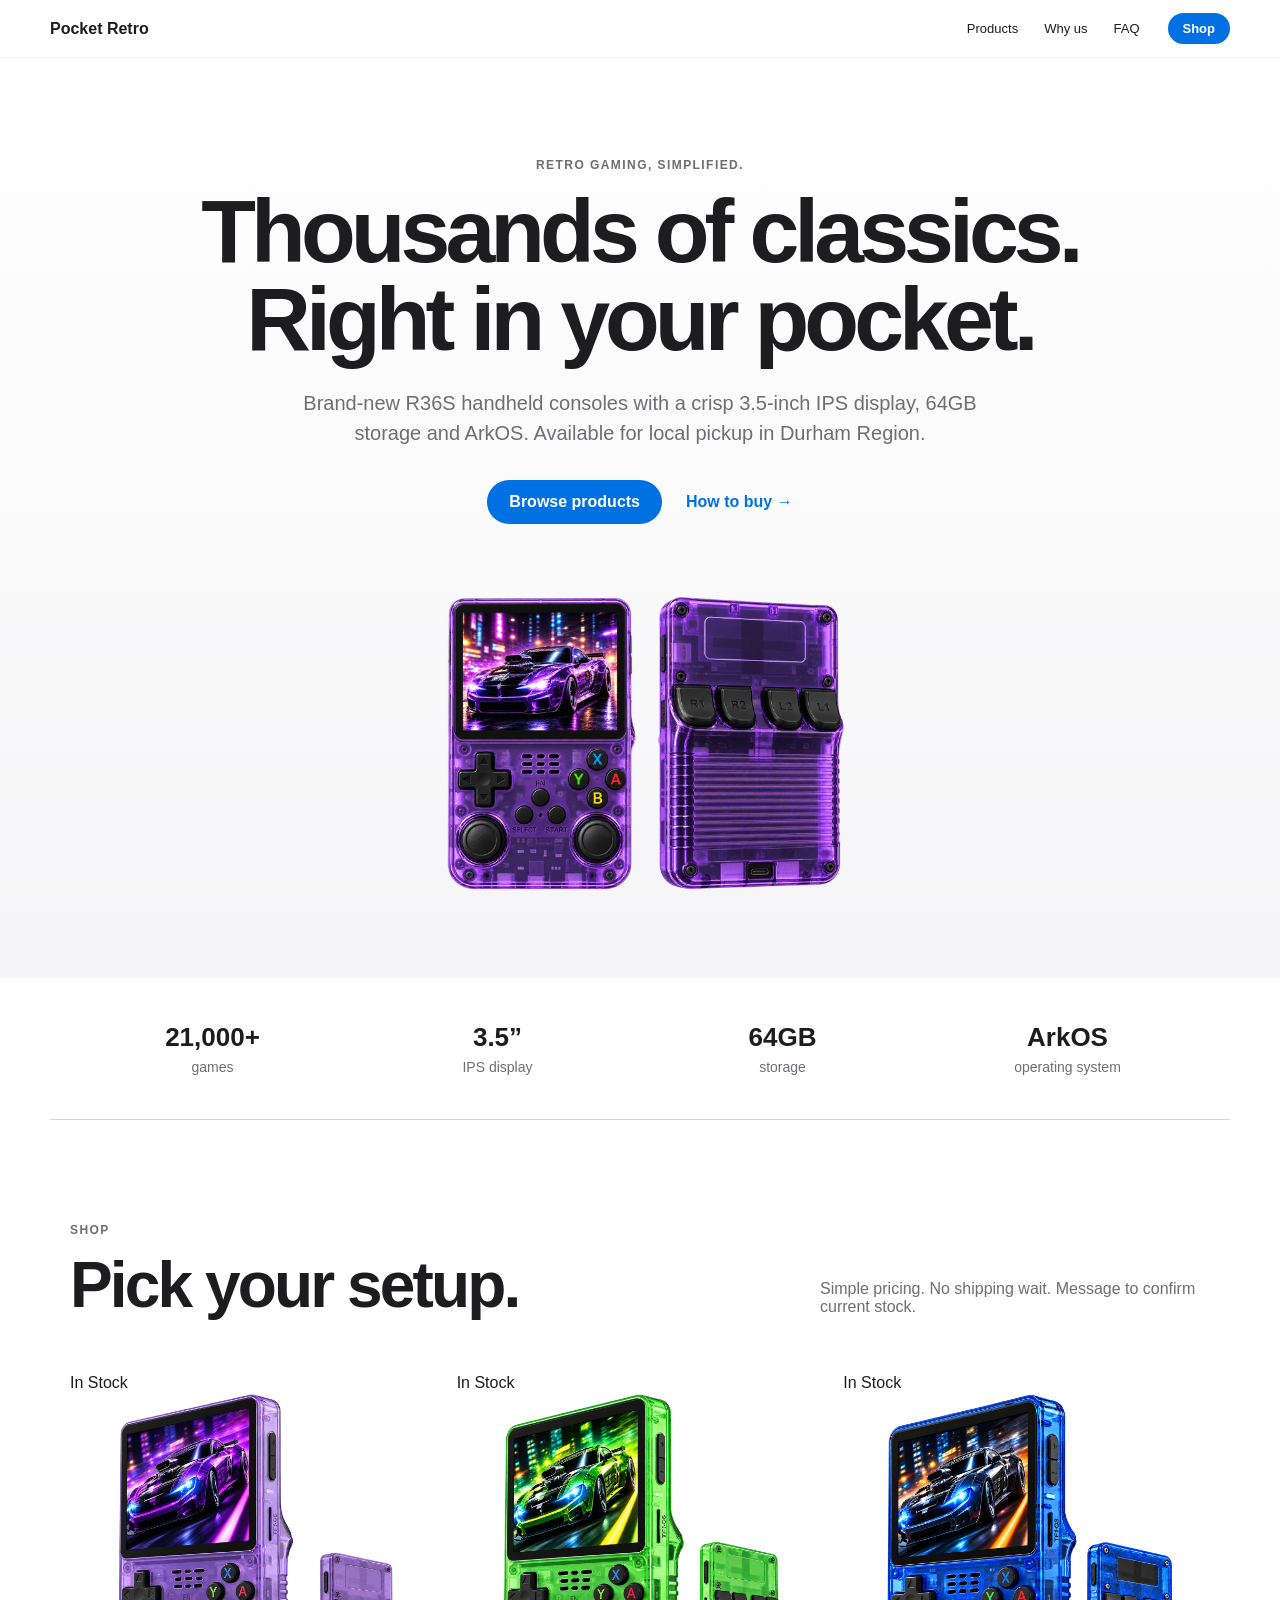
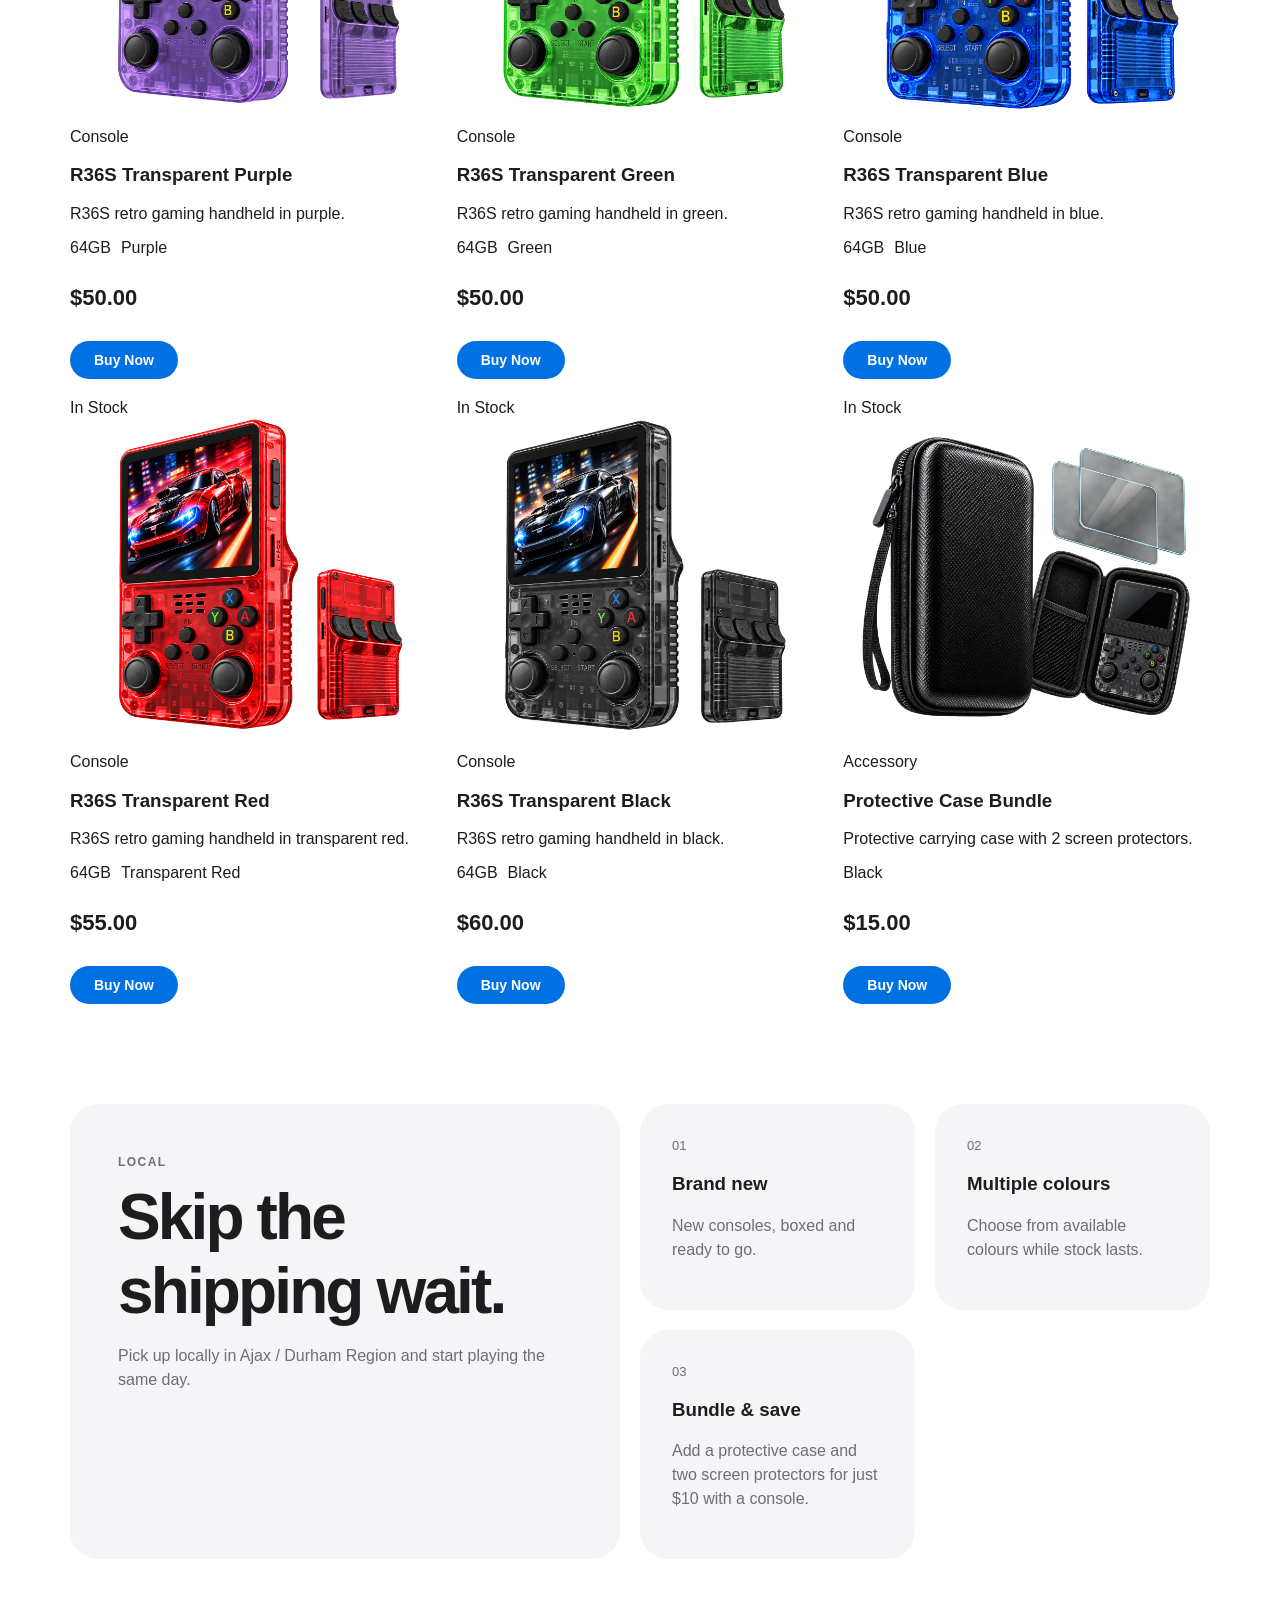
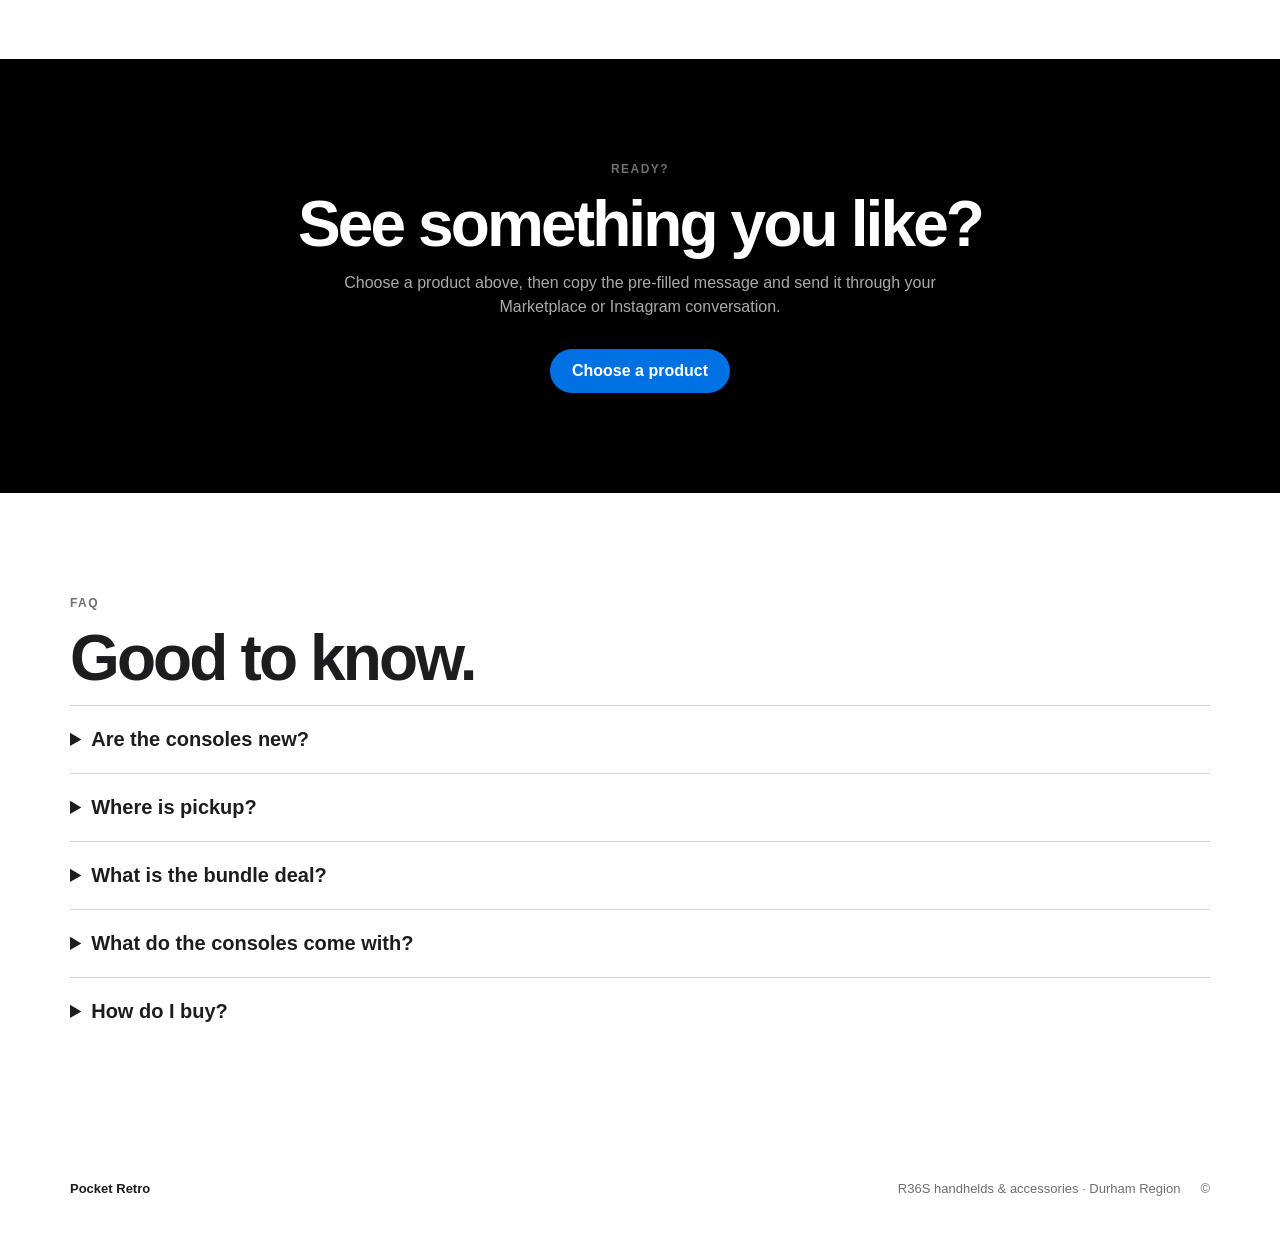
<file: index.html>
<!DOCTYPE html>
<html lang="en">
 <head>
  <meta charset="utf-8">
  <meta content="width=device-width,initial-scale=1" name="viewport">
  <title>
   R36S Retro Handhelds | Durham Region
  </title>
  <meta content="Brand-new R36S retro handheld gaming consoles and protective accessories. Local pickup in Durham Region." name="description">
  <link href="styles.css" rel="stylesheet">
 </head>
 <body>
  <header>
   <a class="brand" href="#">
    Pocket Retro
   </a>
   <nav>
    <a href="#products">
     Products
    </a>
    <a href="#why">
     Why us
    </a>
    <a href="#faq">
     FAQ
    </a>
   </nav>
   <a class="pill small" href="#products">
    Shop
   </a>
  </header>
  <main>
   <section class="hero">
    <div class="eyebrow">
     RETRO GAMING, SIMPLIFIED.
    </div>
    <h1>
     Thousands of classics.
     <br>
     Right in your pocket.
    </h1>
    <p>
     Brand-new R36S handheld consoles with a crisp 3.5-inch IPS display, 64GB storage and ArkOS. Available for local pickup in Durham Region.
    </p>
    <div class="actions">
     <a class="pill" href="#products">
      Browse products
     </a>
     <a class="secondary" href="#contact">
      How to buy &rarr;
     </a>
    </div>
    <div class="hero-product">
     <img
             src="images/r36s-hero-image.png"
             alt="R36S Retro Gaming Console front and back"
             class="hero-product-image"
     >
    </div>
   </section>
   <section class="strip">
    <div>
     <strong>
      21,000+
     </strong>
     <span>
      games
     </span>
    </div>
    <div>
     <strong>
      3.5&rdquo;
     </strong>
     <span>
      IPS display
     </span>
    </div>
    <div>
     <strong>
      64GB
     </strong>
     <span>
      storage
     </span>
    </div>
    <div>
     <strong>
      ArkOS
     </strong>
     <span>
      operating system
     </span>
    </div>
   </section>
   <section class="section" id="products">
    <div class="section-head">
     <div>
      <span class="eyebrow">
       SHOP
      </span>
      <h2>
       Pick your setup.
      </h2>
     </div>
     <p>
      Simple pricing. No shipping wait. Message to confirm current stock.
     </p>
    </div>
    <div class="grid" id="productGrid">
    </div>
   </section>
   <section class="feature-section" id="why">
    <div class="feature big">
     <span class="eyebrow">
      LOCAL
     </span>
     <h2>
      Skip the shipping wait.
     </h2>
     <p>
      Pick up locally in Ajax / Durham Region and start playing the same day.
     </p>
    </div>
    <div class="feature">
     <span>
      01
     </span>
     <h3>
      Brand new
     </h3>
     <p>
      New consoles, boxed and ready to go.
     </p>
    </div>
    <div class="feature">
     <span>
      02
     </span>
     <h3>
      Multiple colours
     </h3>
     <p>
      Choose from available colours while stock lasts.
     </p>
    </div>
    <div class="feature">
     <span>
      03
     </span>
     <h3>
      Bundle & save
     </h3>
     <p>
      Add a protective case and two screen protectors for just $10 with a console.
     </p>
    </div>
   </section>
   <section class="cta" id="contact">
    <span class="eyebrow">
     READY?
    </span>
    <h2>
     See something you like?
    </h2>
    <p>
     Choose a product above, then copy the pre-filled message and send it through your Marketplace or Instagram conversation.
    </p>
    <a class="pill" href="#products">
     Choose a product
    </a>
   </section>
   <section class="section faq" id="faq">
    <span class="eyebrow">
     FAQ
    </span>
    <h2>
     Good to know.
    </h2>
    <details>
     <summary>
      Are the consoles new?
     </summary>
     <p>
      Yes. The listed R36S consoles are all brand new in box, unless stated otherwise.
     </p>
    </details>
    <details>
     <summary>
      Where is pickup?
     </summary>
     <p>
      Local pickup is available in Ajax / Durham Region. Exact meetup details can be arranged when you message.
     </p>
    </details>
    <details>
     <summary>
      What is the bundle deal?
     </summary>
     <p>
      Add one protective carrying case and two screen protectors to any console for $10.00
      <br>The accessory pack is typically <b>$15.00 when purchased separately.</b></br>
     </p>
    </details>
    <details>
     <summary>
      What do the consoles come with?
     </summary>
     <p>
      Every console will come brand new with its original box, including a screen protector, charging cable and instruction manual.
     </p>
    </details>

    <details>
     <summary>
      How do I buy?
     </summary>
     <p>
      Simply pick which item you would like and message me on my Marketplace or Instagram listing. Instagram: @Seraphic_Collectables
     </p>
    </details>
   </section>
  </main>
  <footer>
   <strong>
    Pocket Retro
   </strong>
   <span>
    R36S handhelds & accessories &middot; Durham Region
   </span>
   <span>
    &copy;
    <span id="year">
    </span>
   </span>
  </footer>
  <div aria-hidden="true" class="modal" id="modal">
   <div class="modal-card">
    <button class="close" id="closeModal">
     &times;
    </button>
    <span class="eyebrow">
     MESSAGE TO BUY
    </span>
    <h2 id="modalTitle">
    </h2>
    <p>
     Copy this message and send it to the seller:
    </p>
    <textarea id="message" readonly></textarea>
    <button class="pill" id="copyBtn">
     Copy message
    </button>
    <span class="copied" id="copied">
    </span>
   </div>
  </div>
  <script src="app.js">
  </script>
 </body>
</html>
</file>
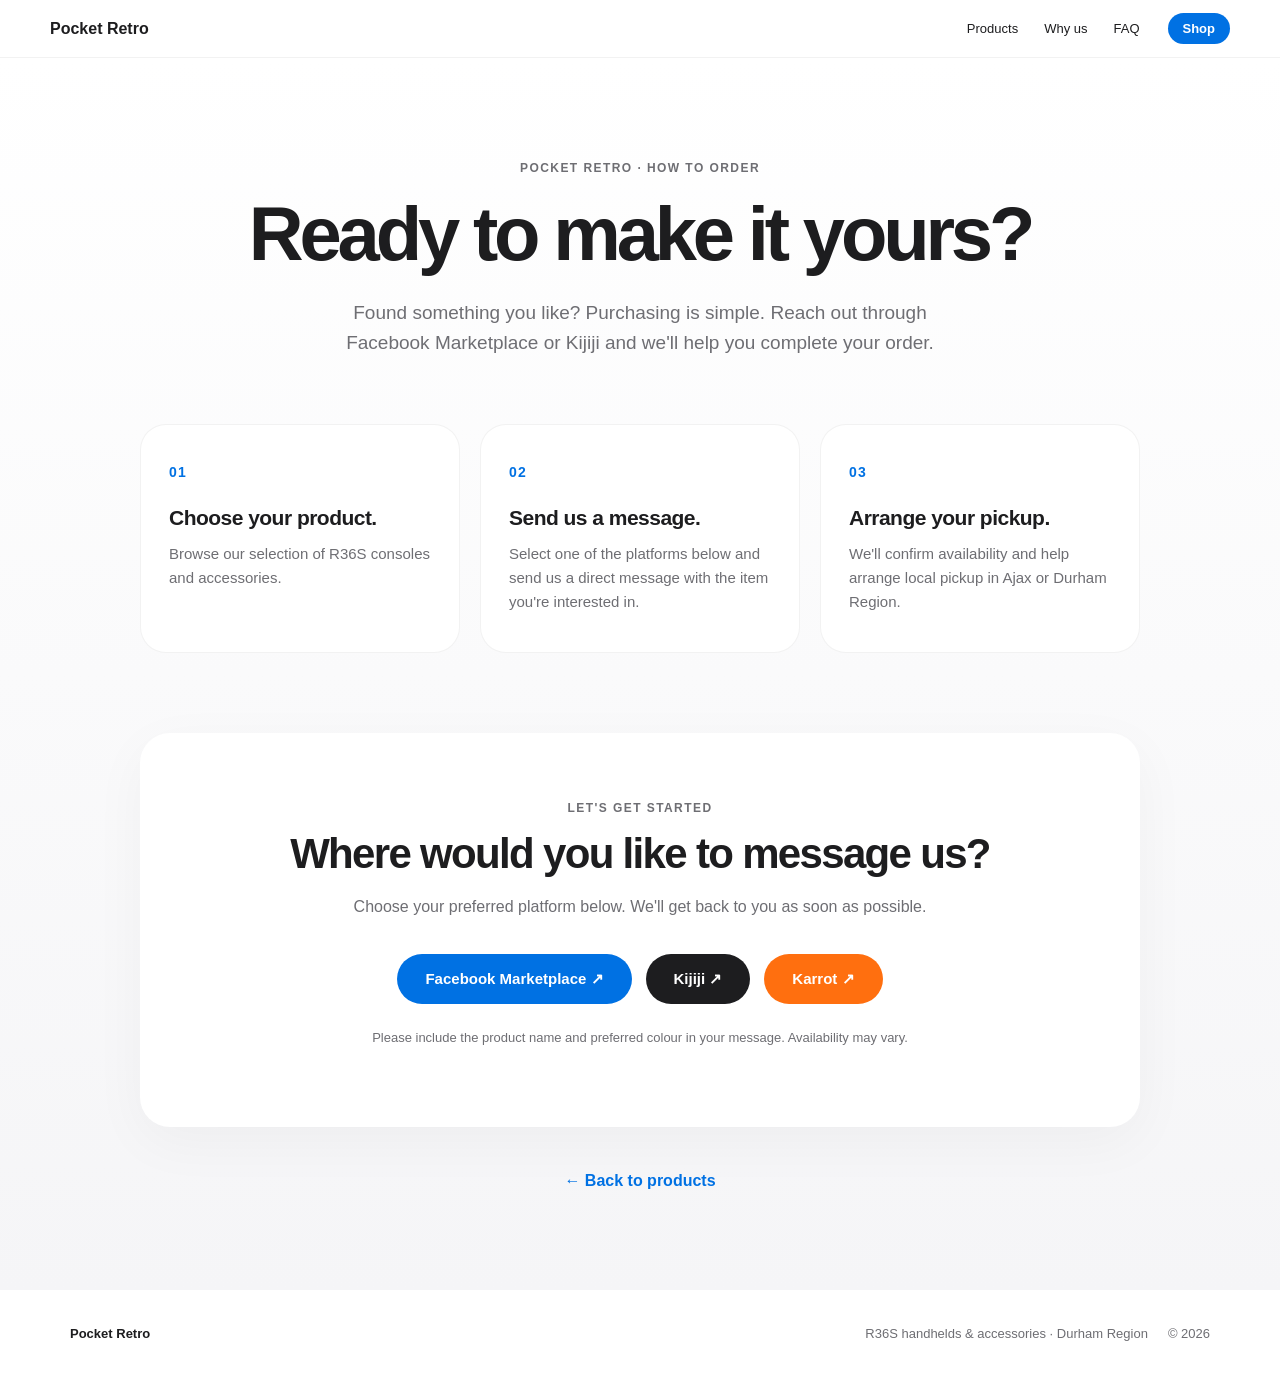
<file: buy.html>
<!DOCTYPE html>
<html lang="en">
<head>
    <meta charset="UTF-8">
    <meta name="viewport" content="width=device-width, initial-scale=1.0">
    <title>How to Buy | Pocket Retro</title>
    <meta name="description" content="Purchase R36S retro handheld consoles through Pocket Retro's Facebook Marketplace or Kijiji listings. Local pickup in Durham Region.">
    <link rel="stylesheet" href="styles.css">
</head>

<body>
<header>
    <a href="index.html" class="brand">Pocket Retro</a>
    <nav>
        <a href="index.html#products">Products</a>
        <a href="index.html#why">Why us</a>
        <a href="index.html#faq">FAQ</a>
    </nav>
    <a href="index.html#products" class="pill small">Shop</a>
</header>

<main class="buy-page">
    <div class="buy-container">

        <span class="eyebrow">POCKET RETRO · HOW TO ORDER</span>

        <h1>Ready to make it yours?</h1>

        <p class="buy-intro">
            Found something you like? Purchasing is simple.
            Reach out through Facebook Marketplace or Kijiji
            and we'll help you complete your order.
        </p>

        <div class="buy-steps">
            <div class="buy-step">
                <span class="step-number">01</span>
                <h3>Choose your product.</h3>
                <p>
                    Browse our selection of R36S consoles
                    and accessories.
                </p>
            </div>

            <div class="buy-step">
                <span class="step-number">02</span>
                <h3>Send us a message.</h3>
                <p>
                    Select one of the platforms below and
                    send us a direct message with the item
                    you're interested in.
                </p>
            </div>

            <div class="buy-step">
                <span class="step-number">03</span>
                <h3>Arrange your pickup.</h3>
                <p>
                    We'll confirm availability and help
                    arrange local pickup in Ajax or
                    Durham Region.
                </p>
            </div>
        </div>

        <div class="buy-contact">
            <span class="eyebrow">LET'S GET STARTED</span>
            <h2>Where would you like to message us?</h2>

            <p>
                Choose your preferred platform below.
                We'll get back to you as soon as possible.
            </p>

            <div class="buy-buttons">
                <a
                        href="https://www.facebook.com/marketplace/profile/100009497379862/"
                        target="_blank"
                        rel="noopener noreferrer"
                        class="buy-link facebook-link"
                >
                    Facebook Marketplace ↗
                </a>

                <a
                        href="https://www.kijiji.ca/o-profile/1006092071/listings/1"
                        target="_blank"
                        rel="noopener noreferrer"
                        class="buy-link kijiji-link"
                >
                    Kijiji ↗
                </a>

                <a
                        href="https://karrotmarket.com/ca/users/8f3rs5w6wmoh/"
                        target="_blank"
                        rel="noopener noreferrer"
                        class="buy-link karrot-link"
                >
                    Karrot ↗
                </a>
            </div>

            <p class="buy-note">
                Please include the product name and preferred
                colour in your message. Availability may vary.
            </p>
        </div>

        <a href="index.html#products" class="back-link">
            ← Back to products
        </a>

    </div>
</main>

<footer>
    <strong>Pocket Retro</strong>
    <span>R36S handhelds &amp; accessories · Durham Region</span>
    <span>&copy; <span id="year"></span></span>
</footer>

<script>
        document.getElementById("year").textContent =
            new Date().getFullYear();
    </script>
</body>
</html>
</file>
<file: styles.css>
:root {
    --bg: #fff;
    --soft: #f5f5f7;
    --text: #1d1d1f;
    --muted: #6e6e73;
    --blue: #0071e3;
    --line: #d2d2d7
}

* {
    box-sizing: border-box
}

html {
    scroll-behavior: smooth
}

body {
    margin: 0;
    font-family: -apple-system, BlinkMacSystemFont, "SF Pro Display", "Segoe UI", sans-serif;
    color: var(--text);
    background: var(--bg)
}

header {
    height: 58px;
    display: flex;
    align-items: center;
    gap: 28px;
    padding: 0 max(24px, calc((100vw - 1180px)/2));
    position: sticky;
    top: 0;
    background: rgba(255, 255, 255, 0.82);
    backdrop-filter: blur(20px);
    z-index: 10;
    border-bottom: 1px solid rgba(0, 0, 0, 0.05)
}

.brand {
    font-weight: 700;
    margin-right: auto
}

a {
    color: inherit;
    text-decoration: none
}

nav {
    display: flex;
    gap: 26px;
    font-size: 13px
}

.pill {
    display: inline-flex;
    background: var(--blue);
    color: #fff;
    border: 0;
    border-radius: 999px;
    padding: 13px 22px;
    font-weight: 600;
    cursor: pointer
}

.small {
    padding: 8px 15px;
    font-size: 13px
}

.hero {
    text-align: center;
    padding: 100px 20px 70px;
    background: linear-gradient(180deg, #ffffff 0%, #f5f5f7 100%);
    overflow: hidden;
}

.hero-product {
    display: flex;
    justify-content: center;
    align-items: center;
    width: 100%;
    margin-top: 45px;
}

.hero-product-image {
    width: 100%;
    max-width: 480px;
    height: auto;
    display: block;
    object-fit: contain;
}

@media (max-width: 600px) {
    .hero-product {
        margin-top: 32px;
    }

    .hero-product-image {
        max-width: 340px;
    }
}

.eyebrow {
    font-size: 12px;
    font-weight: 700;
    letter-spacing: 0.12em;
    color: #6e6e73
}

.hero h1 {
    font-size: clamp(48px, 7vw, 92px);
    line-height: 0.98;
    letter-spacing: -.055em;
    margin: 16px auto 24px;
    max-width: 1000px
}

.hero>p {
    font-size: 20px;
    line-height: 1.5;
    color: var(--muted);
    max-width: 720px;
    margin: 0 auto
}

.actions {
    display: flex;
    justify-content: center;
    gap: 24px;
    align-items: center;
    margin: 32px 0 64px
}

.secondary {
    color: var(--blue);
    font-weight: 600
}



.strip {
    max-width: 1180px;
    margin: 0 auto;
    padding: 44px 20px;
    display: grid;
    grid-template-columns: repeat(4, 1fr);
    text-align: center;
    border-bottom: 1px solid var(--line)
}

.strip div {
    display: flex;
    flex-direction: column;
    gap: 6px
}

.strip strong {
    font-size: 26px
}

.strip span {
    color: var(--muted);
    font-size: 14px
}

.section {
    max-width: 1180px;
    margin: auto;
    padding: 100px 20px
}

.section-head {
    display: flex;
    justify-content: space-between;
    align-items: end;
    gap: 30px;
    margin-bottom: 42px
}

.section h2,.feature-section h2,.cta h2 {
    font-size: clamp(38px, 5vw, 64px);
    letter-spacing: -.045em;
    margin: 10px 0
}

.section-head p {
    color: var(--muted);
    max-width: 390px
}

.grid {
    display: grid;
    grid-template-columns: repeat(3, 1fr);
    gap: 20px
}

.product {
    background: var(--soft);
    border-radius: 28px;
    padding: 30px;
    min-height: 370px;
    display: flex;
    flex-direction: column;
    transition: 0.25s
}

.product:hover {
    transform: translateY(-4px)
}

.swatch {
    width: 100%;
    height: 155px;
    border-radius: 22px;
    margin-bottom: 28px;
    box-shadow: inset 0 0 0 1px rgba(0, 0, 0, 0.06)
}

.product h3 {
    font-size: 24px;
    margin: 0 0 8px
}

.product p {
    color: var(--muted);
    margin: 0 0 22px;
    line-height: 1.45
}

.price {
    font-size: 21px;
    font-weight: 700;
    margin-top: auto;
    padding-top: 28px;
    margin-bottom: 16px;
}

.product button {
    width: max-content
}

.product-meta {
    display: flex;
    gap: 10px;
    margin-bottom: 28px;
}

.product-footer {
    margin-top: 0;
}

.product-price {
    font-size: 21px;
    font-weight: 700;
}

.feature-section {
    max-width: 1180px;
    margin: auto;
    padding: 0 20px 100px;
    display: grid;
    grid-template-columns: 2fr 1fr 1fr;
    gap: 20px
}

.feature {
    background: var(--soft);
    border-radius: 28px;
    padding: 32px
}

.feature.big {
    grid-row: span 2;
    padding: 48px
}

.feature p {
    color: var(--muted);
    line-height: 1.5
}

.feature>span:not(.eyebrow) {
    color: var(--muted);
    font-size: 13px
}

.cta {
    text-align: center;
    background: #000;
    color: #fff;
    padding: 100px 20px
}

.cta p {
    color: #aaa;
    max-width: 650px;
    margin: 0 auto 30px;
    line-height: 1.5
}

.faq details {
    border-top: 1px solid var(--line);
    padding: 22px 0
}

.faq summary {
    font-size: 20px;
    font-weight: 600;
    cursor: pointer
}

.faq details p {
    color: var(--muted);
    line-height: 1.6
}

footer {
    max-width: 1180px;
    margin: auto;
    padding: 36px 20px 50px;
    display: flex;
    gap: 20px;
    color: var(--muted);
    font-size: 13px
}

footer strong {
    color: var(--text);
    margin-right: auto
}

.modal {
    display: none;
    position: fixed;
    inset: 0;
    background: rgba(0, 0, 0, 0.45);
    z-index: 30;
    padding: 20px;
    align-items: center;
    justify-content: center
}

.modal.open {
    display: flex
}

.modal-card {
    background: #fff;
    width: min(560px, 100%);
    padding: 36px;
    border-radius: 28px;
    position: relative
}

.close {
    position: absolute;
    right: 20px;
    top: 16px;
    border: 0;
    background: none;
    font-size: 30px;
    cursor: pointer
}

.modal textarea {
    width: 100%;
    height: 130px;
    border: 1px solid var(--line);
    border-radius: 14px;
    padding: 14px;
    font: inherit;
    margin: 10px 0 18px;
    resize: none
}

.copied {
    margin-left: 12px;
    color: var(--muted);
    font-size: 14px
}

@media(max-width:800px) {
    nav {
        display: none
    }
    .hero {
        padding-top: 70px
    }
    .hero>p {
        font-size: 17px
    }
    .strip {
        grid-template-columns: repeat(2, 1fr);
        gap: 30px
    }
    .section-head {
        display: block
    }
    .grid {
        grid-template-columns: 1fr
    }
    .feature-section {
        grid-template-columns: 1fr
    }
    .feature.big {
        grid-row: auto
    }
    .actions {
        flex-direction: column;
        gap: 16px
    }
    footer {
        flex-direction: column
    }
    .brand {
        margin-right: auto
    }
}

.product-image {
    width: 100%;
    height: 320px;
    object-fit: contain;
    display: block;
}


/* ==========================================
   HOW TO BUY PAGE
========================================== */

.buy-page {
    min-height: 85vh;
    background: linear-gradient(
        180deg,
        #ffffff 0%,
        #f5f5f7 100%
    );
    padding: 100px 20px;
}

.buy-container {
    max-width: 1000px;
    margin: 0 auto;
    text-align: center;
}

.buy-container h1 {
    font-size: clamp(42px, 6vw, 76px);
    letter-spacing: -0.055em;
    line-height: 1.05;
    margin: 18px 0 24px;
}

.buy-intro {
    font-size: 19px;
    color: var(--muted);
    line-height: 1.6;
    max-width: 650px;
    margin: 0 auto 65px;
}

.buy-steps {
    display: grid;
    grid-template-columns: repeat(3, 1fr);
    gap: 20px;
    margin-bottom: 80px;
}

.buy-step {
    background: #fff;
    border: 1px solid rgba(0,0,0,0.05);
    border-radius: 26px;
    padding: 38px 28px;
    text-align: left;
}

.step-number {
    color: var(--blue);
    font-size: 14px;
    font-weight: 700;
    letter-spacing: 0.08em;
}

.buy-step h3 {
    font-size: 21px;
    letter-spacing: -0.025em;
    margin: 25px 0 12px;
}

.buy-step p {
    color: var(--muted);
    font-size: 15px;
    line-height: 1.6;
    margin: 0;
}

.buy-contact {
    background: #fff;
    border-radius: 30px;
    padding: 65px 30px;
    box-shadow: 0 15px 55px rgba(0,0,0,0.04);
}

.buy-contact h2 {
    font-size: clamp(28px, 4vw, 42px);
    letter-spacing: -0.04em;
    margin: 14px 0;
}

.buy-contact > p {
    color: var(--muted);
    line-height: 1.6;
}

.buy-buttons {
    display: flex;
    justify-content: center;
    flex-wrap: wrap;
    gap: 14px;
    margin: 35px 0 20px;
}

.buy-link {
    display: inline-flex;
    align-items: center;
    justify-content: center;
    border-radius: 999px;
    padding: 16px 28px;
    font-weight: 600;
    font-size: 15px;
    transition: transform 0.2s, opacity 0.2s;
}

.buy-link:hover {
    transform: translateY(-3px);
    opacity: 0.9;
}

.facebook-link {
    background: var(--blue);
    color: #fff;
}

.kijiji-link {
    background: #1d1d1f;
    color: #fff;
}

.buy-note {
    font-size: 13px;
    margin-top: 24px;
}

.back-link {
    display: inline-block;
    margin-top: 45px;
    color: var(--blue);
    font-weight: 600;
}

/* Mobile */
@media (max-width: 700px) {
    .buy-page {
        padding: 70px 20px;
    }

    .buy-steps {
        grid-template-columns: 1fr;
        gap: 14px;
        margin-bottom: 45px;
    }

    .buy-step {
        padding: 28px;
    }

    .buy-contact {
        padding: 45px 22px;
    }

    .buy-buttons {
        flex-direction: column;
    }

    .buy-link {
        width: 100%;
    }
}

.buy-now-btn {
    margin-top: 18px;
    width: fit-content;
    font-size: 14px;
    padding: 11px 22px;
}

.product-footer {
    display: flex;
    flex-direction: column;
    align-items: flex-start;
    gap: 12px;
}

.product-price {
    font-size: 22px;
    font-weight: 700;
}

.buy-now-btn {
    display: inline-flex;
    align-items: center;
    justify-content: center;
    padding: 11px 24px;
    font-size: 14px;
    font-weight: 600;
    border-radius: 999px;
    background: #0071e3;
    color: white;
    text-decoration: none;
    transition: background 0.2s ease, transform 0.2s ease;
}

.buy-now-btn:hover {
    background: #005bb5;
    transform: translateY(-2px);
}

.karrot-link {
    background: #FF6F0F;
    color: #ffffff;
}

.karrot-link:hover {
    background: #E65F00;
    transform: translateY(-3px);
}
</file>
